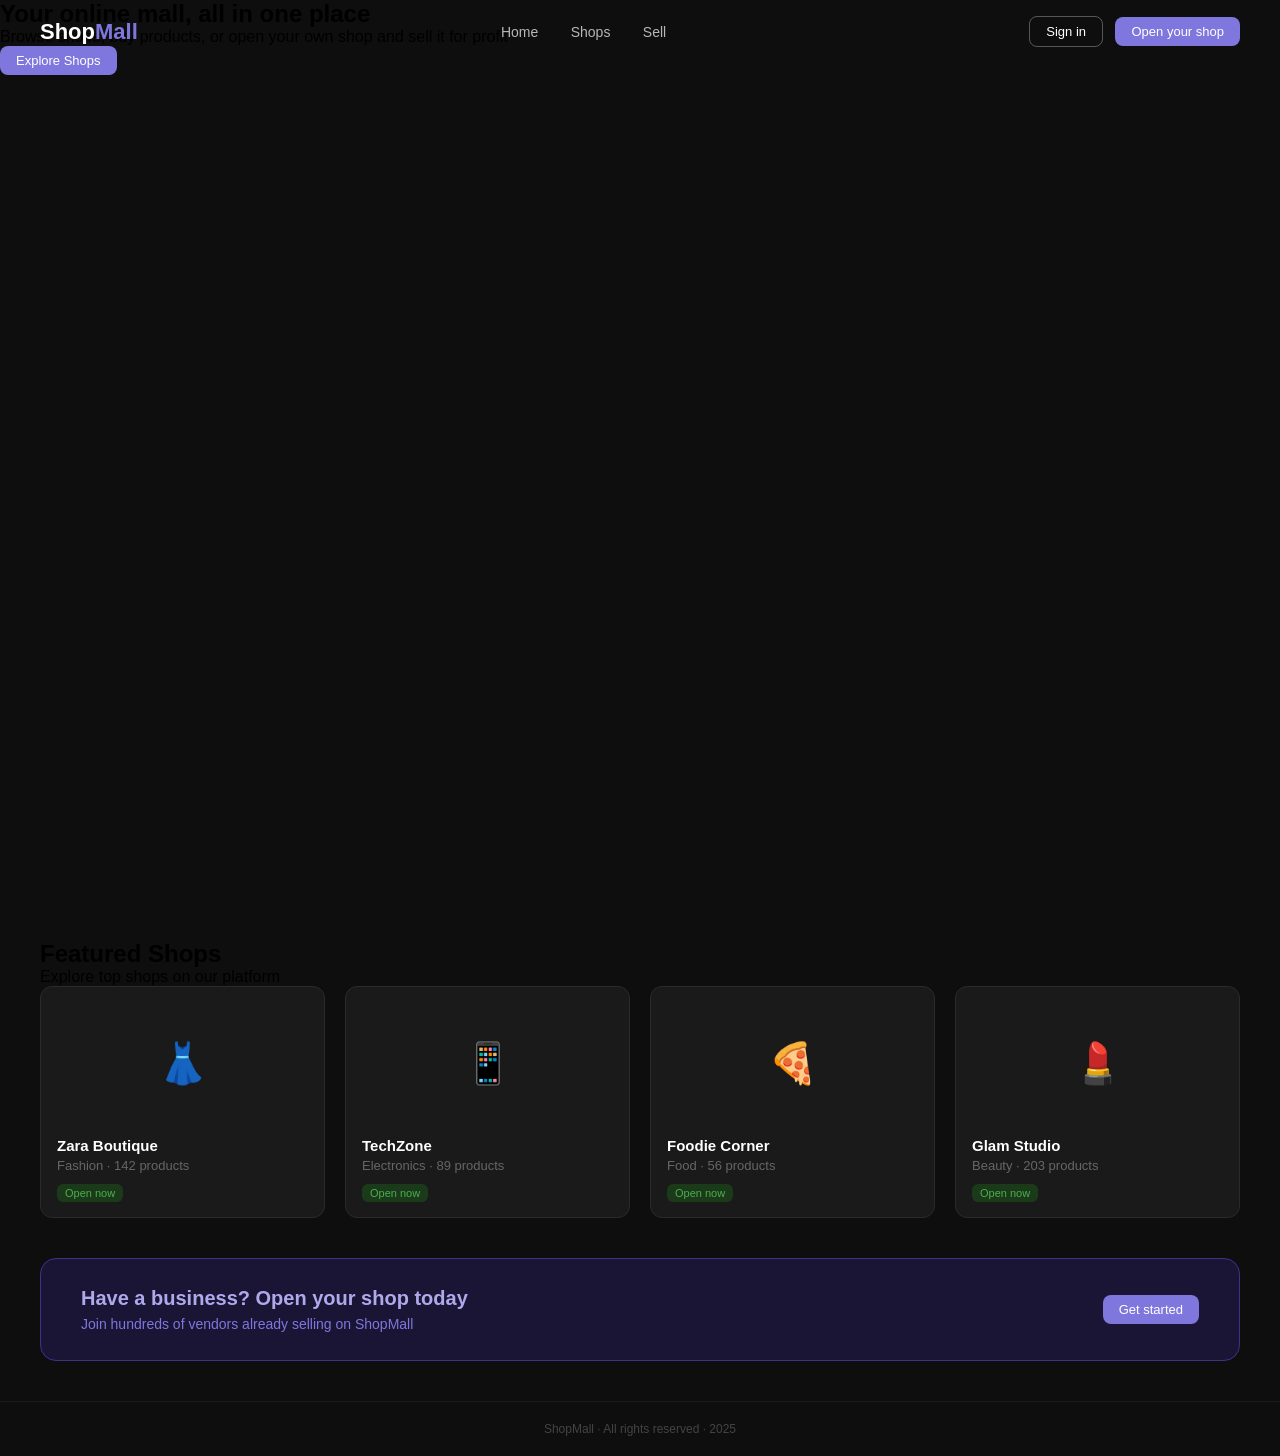
<file: index.html>
<!DOCTYPE html>
<html lang="en">
<head>
  <meta charset="UTF-8" />
  <meta name="viewport" content="width=device-width, initial-scale=1.0"/>
  <title>ShopMall</title>
  <link rel="stylesheet" href="style.css" />
</head>
<body>

  <!-- NAVBAR -->
  <nav class="navbar">
    <div class="logo">Shop<span>Mall</span></div>
    <div class="nav-links">
      <a href="#">Home</a>
      <a href="#">Shops</a>
      <a href="#">Sell</a>
    </div>
    <div class="nav-buttons">
      <button class="btn-outline">Sign in</button>
      <button class="btn-primary">Open your shop</button>
    </div>
  </nav>

  <!-- HERO -->
  <section class="hero">
    <h1>Your online mall, all in one place</h1>
    <p>Browse shops, buy products, or open your own shop and sell it for profit</p>
    <button class="btn-primary">Explore Shops</button>
  </section>

</body>
</html><!-- SHOPS SECTION -->
  <section class="shops-section">
    <h2>Featured Shops</h2>
    <p class="section-sub">Explore top shops on our platform</p>

    <div class="shops-grid">

      <div class="shop-card">
        <div class="shop-banner purple">👗</div>
        <h3>Zara Boutique</h3>
        <p>Fashion · 142 products</p>
        <span class="badge">Open now</span>
      </div>

      <div class="shop-card">
        <div class="shop-banner blue">📱</div>
        <h3>TechZone</h3>
        <p>Electronics · 89 products</p>
        <span class="badge">Open now</span>
      </div>

      <div class="shop-card">
        <div class="shop-banner green">🍕</div>
        <h3>Foodie Corner</h3>
        <p>Food · 56 products</p>
        <span class="badge">Open now</span>
      </div>

      <div class="shop-card">
        <div class="shop-banner pink">💄</div>
        <h3>Glam Studio</h3>
        <p>Beauty · 203 products</p>
        <span class="badge">Open now</span>
      </div>

    </div>
  </section><!-- VENDOR BANNER -->
  <section class="vendor-banner">
    <div class="vendor-text">
      <h2>Have a business? Open your shop today</h2>
      <p>Join hundreds of vendors already selling on ShopMall</p>
    </div>
    <button class="btn-primary">Get started</button>
  </section>

  <!-- FOOTER -->
  <footer class="footer">
    <p>ShopMall · All rights reserved · 2025</p>
  </footer>
</file>
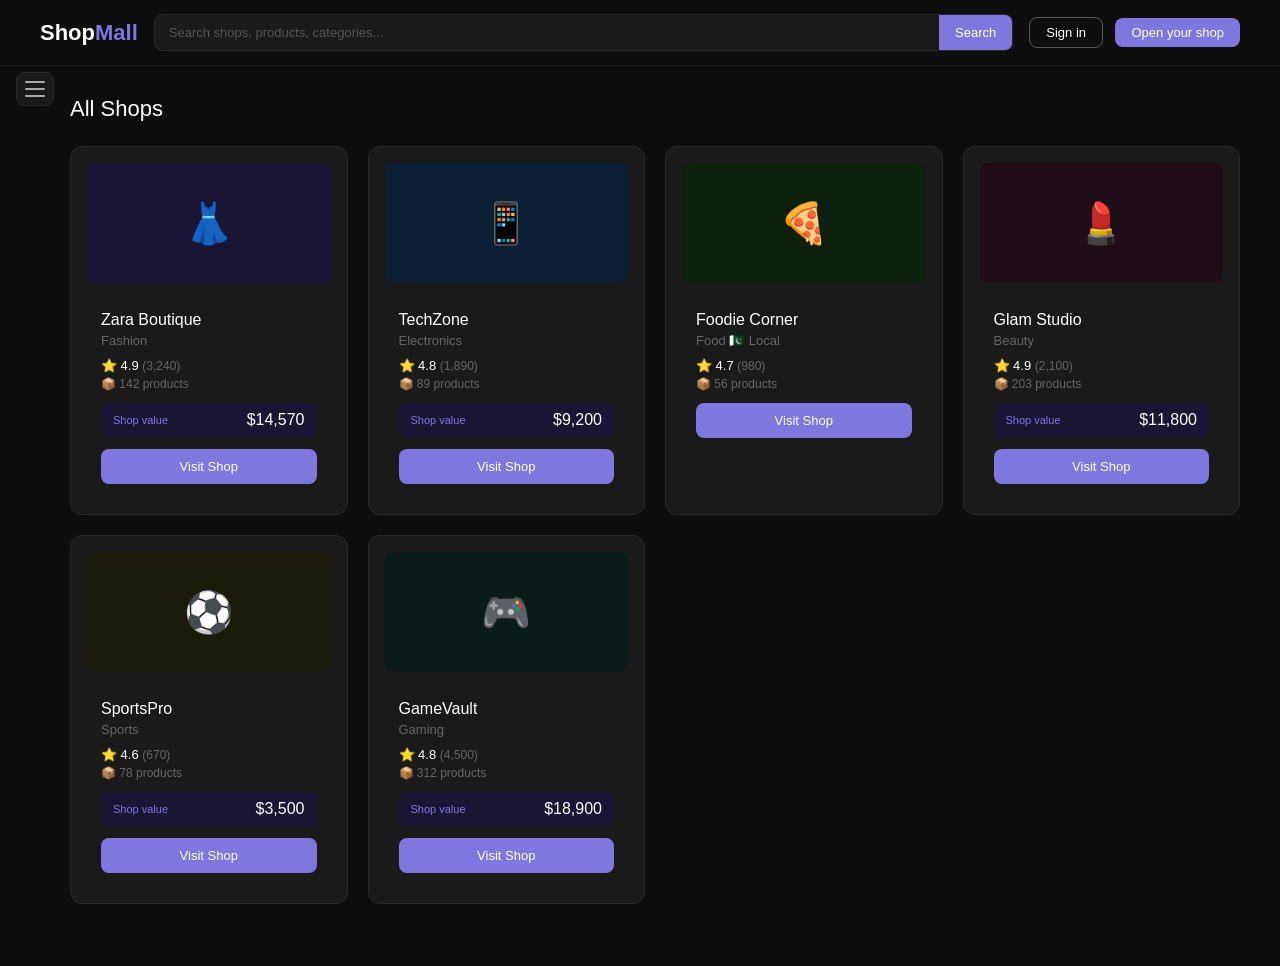
<file: shop.html>
<!DOCTYPE html>
<html lang="en">
<head>
  <meta charset="UTF-8" />
  <meta name="viewport" content="width=device-width, initial-scale=1.0"/>
  <title>ShopMall — All Shops</title>
  <link rel="stylesheet" href="style.css" />
</head>
<body>

  <nav class="navbar-shops">
    <div class="logo">Shop<span>Mall</span></div>
    <div class="search-wrap">
      <input type="text" placeholder="Search shops, products, categories..." />
      <button class="search-btn">Search</button>
    </div>
    <div class="nav-btns">
      <button class="btn-outline">Sign in</button>
      <button class="btn-primary">Open your shop</button>
    </div>
  </nav>

  <div class="mall-layout">

    <div class="hamburger" id="hamburger" onclick="toggleMenu()">
      <span></span><span></span><span></span>
    </div>

    <div class="overlay" id="overlay" onclick="toggleMenu()"></div>

    <div class="sidebar" id="sidebar">
      <div class="sidebar-title">Categories</div>
      <div class="cat-item active">&#128722; All shops</div>
      <div class="cat-item">&#128084; Fashion</div>
      <div class="cat-item">&#9917; Sports</div>
      <div class="cat-item">&#128241; Electronics</div>
      <div class="cat-item">&#128144; Beauty</div>
      <div class="cat-item">&#127968; Home & living</div>
      <div class="cat-item">&#127918; Gaming</div>
      <div class="cat-item">&#127829; Food <span class="local-badge">Local</span></div>
    </div>

    <div class="shops-content">
      <h2 class="page-title">All Shops</h2>
      <div class="shops-grid">

        <div class="shop-card">
          <div class="shop-banner" style="background:#1a1535;">👗</div>
          <div class="shop-info">
            <h3>Zara Boutique</h3>
            <p class="shop-cat">Fashion</p>
            <div class="shop-meta">
              <span class="rating">⭐ 4.9 <span class="reviews">(3,240)</span></span>
              <span class="products">📦 142 products</span>
            </div>
            <div class="shop-value">
              <span class="value-label">Shop value</span>
              <span class="value-price">$14,570</span>
            </div>
            <button class="visit-btn">Visit Shop</button>
          </div>
        </div>

        <div class="shop-card">
          <div class="shop-banner" style="background:#0d1f35;">📱</div>
          <div class="shop-info">
            <h3>TechZone</h3>
            <p class="shop-cat">Electronics</p>
            <div class="shop-meta">
              <span class="rating">⭐ 4.8 <span class="reviews">(1,890)</span></span>
              <span class="products">📦 89 products</span>
            </div>
            <div class="shop-value">
              <span class="value-label">Shop value</span>
              <span class="value-price">$9,200</span>
            </div>
            <button class="visit-btn">Visit Shop</button>
          </div>
        </div>

        <div class="shop-card">
          <div class="shop-banner" style="background:#0d1f0d;">🍕</div>
          <div class="shop-info">
            <h3>Foodie Corner</h3>
            <p class="shop-cat">Food 🇵🇰 Local</p>
            <div class="shop-meta">
              <span class="rating">⭐ 4.7 <span class="reviews">(980)</span></span>
              <span class="products">📦 56 products</span>
            </div>
            <button class="visit-btn">Visit Shop</button>
          </div>
        </div>

        <div class="shop-card">
          <div class="shop-banner" style="background:#1f0d1a;">💄</div>
          <div class="shop-info">
            <h3>Glam Studio</h3>
            <p class="shop-cat">Beauty</p>
            <div class="shop-meta">
              <span class="rating">⭐ 4.9 <span class="reviews">(2,100)</span></span>
              <span class="products">📦 203 products</span>
            </div>
            <div class="shop-value">
              <span class="value-label">Shop value</span>
              <span class="value-price">$11,800</span>
            </div>
            <button class="visit-btn">Visit Shop</button>
          </div>
        </div>

        <div class="shop-card">
          <div class="shop-banner" style="background:#1a1a0d;">⚽</div>
          <div class="shop-info">
            <h3>SportsPro</h3>
            <p class="shop-cat">Sports</p>
            <div class="shop-meta">
              <span class="rating">⭐ 4.6 <span class="reviews">(670)</span></span>
              <span class="products">📦 78 products</span>
            </div>
            <div class="shop-value">
              <span class="value-label">Shop value</span>
              <span class="value-price">$3,500</span>
            </div>
            <button class="visit-btn">Visit Shop</button>
          </div>
        </div>

        <div class="shop-card">
          <div class="shop-banner" style="background:#0d1a1a;">🎮</div>
          <div class="shop-info">
            <h3>GameVault</h3>
            <p class="shop-cat">Gaming</p>
            <div class="shop-meta">
              <span class="rating">⭐ 4.8 <span class="reviews">(4,500)</span></span>
              <span class="products">📦 312 products</span>
            </div>
            <div class="shop-value">
              <span class="value-label">Shop value</span>
              <span class="value-price">$18,900</span>
            </div>
            <button class="visit-btn">Visit Shop</button>
          </div>
        </div>

      </div>
    </div>
  </div>

  <script src="script.js"></script>
</body>
</html>
</file>
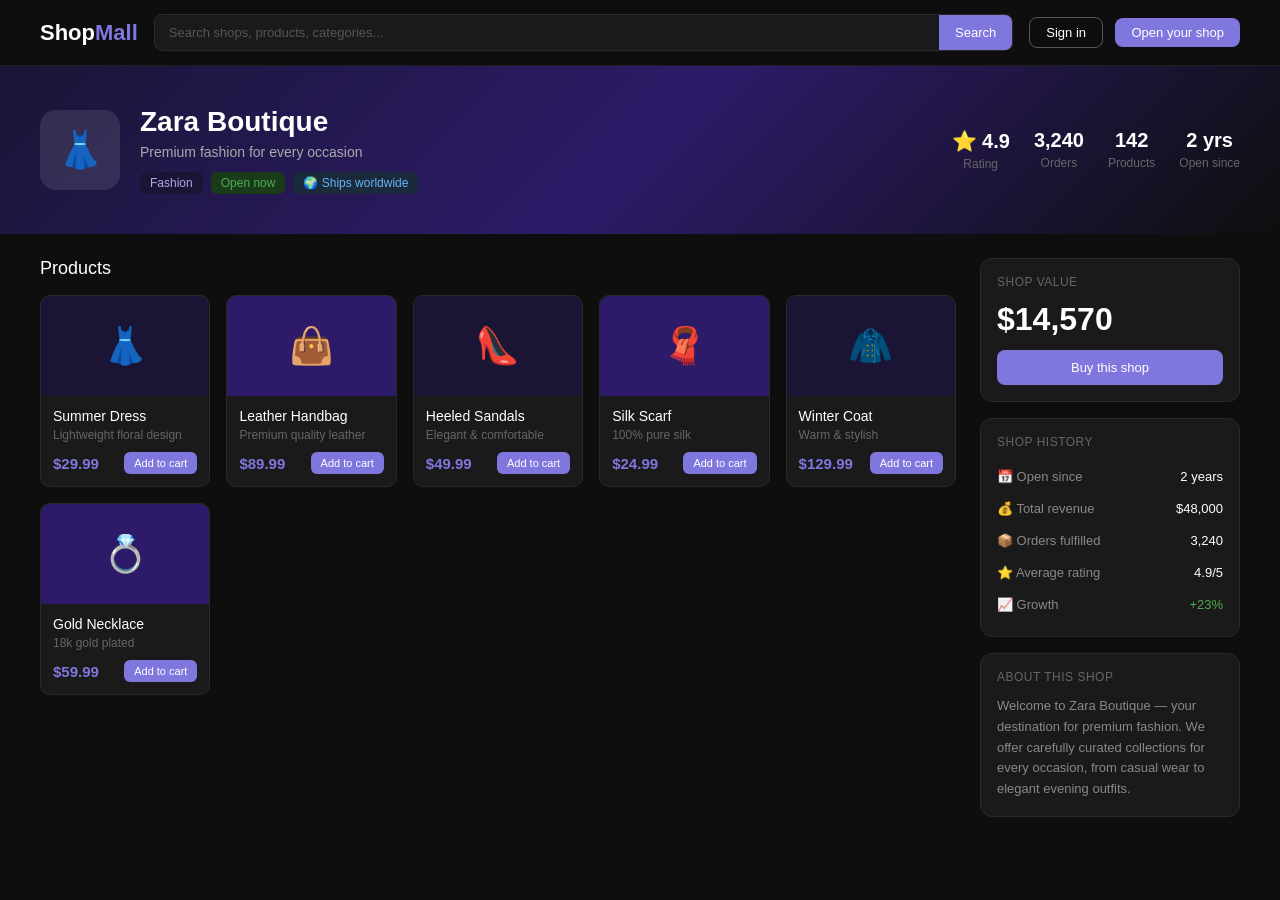
<file: shoppage.html>
<!DOCTYPE html>
<html lang="en">
<head>
  <meta charset="UTF-8" />
  <meta name="viewport" content="width=device-width, initial-scale=1.0"/>
  <title>Zara Boutique — ShopMall</title>
  <link rel="stylesheet" href="style.css" />
</head>
<body>

  <!-- NAVBAR -->
  <nav class="navbar-shops">
    <div class="logo">Shop<span>Mall</span></div>
    <div class="search-wrap">
      <input type="text" placeholder="Search shops, products, categories..." />
      <button class="search-btn">Search</button>
    </div>
    <div class="nav-btns">
      <button class="btn-outline">Sign in</button>
      <button class="btn-primary">Open your shop</button>
    </div>
  </nav>

  <!-- SHOP BANNER -->
  <div class="shoppage-banner" style="background: linear-gradient(135deg, #1a1535, #2d1b69, #0e0e0e);">
    <div class="shoppage-banner-content">
      <div class="shoppage-avatar">👗</div>
      <div class="shoppage-info">
        <h1>Zara Boutique</h1>
        <p>Premium fashion for every occasion</p>
        <div class="shoppage-tags">
          <span class="tag-cat">Fashion</span>
          <span class="tag-open">Open now</span>
          <span class="tag-global">🌍 Ships worldwide</span>
        </div>
      </div>
    </div>
    <div class="shoppage-stats">
      <div class="shoppage-stat">
        <div class="stat-val">⭐ 4.9</div>
        <div class="stat-lab">Rating</div>
      </div>
      <div class="shoppage-stat">
        <div class="stat-val">3,240</div>
        <div class="stat-lab">Orders</div>
      </div>
      <div class="shoppage-stat">
        <div class="stat-val">142</div>
        <div class="stat-lab">Products</div>
      </div>
      <div class="shoppage-stat">
        <div class="stat-val">2 yrs</div>
        <div class="stat-lab">Open since</div>
      </div>
    </div>
  </div>

  <!-- MAIN CONTENT -->
  <div class="shoppage-main">

    <!-- LEFT — PRODUCTS -->
    <div class="shoppage-products">
      <h2 class="section-heading">Products</h2>
      <div class="products-grid">

        <div class="product-card">
          <div class="product-img" style="background:#1a1535;">👗</div>
          <div class="product-info">
            <h4>Summer Dress</h4>
            <p>Lightweight floral design</p>
            <div class="product-bottom">
              <span class="product-price">$29.99</span>
              <button class="add-btn">Add to cart</button>
            </div>
          </div>
        </div>

        <div class="product-card">
          <div class="product-img" style="background:#2d1b69;">👜</div>
          <div class="product-info">
            <h4>Leather Handbag</h4>
            <p>Premium quality leather</p>
            <div class="product-bottom">
              <span class="product-price">$89.99</span>
              <button class="add-btn">Add to cart</button>
            </div>
          </div>
        </div>

        <div class="product-card">
          <div class="product-img" style="background:#1a1535;">👠</div>
          <div class="product-info">
            <h4>Heeled Sandals</h4>
            <p>Elegant & comfortable</p>
            <div class="product-bottom">
              <span class="product-price">$49.99</span>
              <button class="add-btn">Add to cart</button>
            </div>
          </div>
        </div>

        <div class="product-card">
          <div class="product-img" style="background:#2d1b69;">🧣</div>
          <div class="product-info">
            <h4>Silk Scarf</h4>
            <p>100% pure silk</p>
            <div class="product-bottom">
              <span class="product-price">$24.99</span>
              <button class="add-btn">Add to cart</button>
            </div>
          </div>
        </div>

        <div class="product-card">
          <div class="product-img" style="background:#1a1535;">🧥</div>
          <div class="product-info">
            <h4>Winter Coat</h4>
            <p>Warm & stylish</p>
            <div class="product-bottom">
              <span class="product-price">$129.99</span>
              <button class="add-btn">Add to cart</button>
            </div>
          </div>
        </div>

        <div class="product-card">
          <div class="product-img" style="background:#2d1b69;">💍</div>
          <div class="product-info">
            <h4>Gold Necklace</h4>
            <p>18k gold plated</p>
            <div class="product-bottom">
              <span class="product-price">$59.99</span>
              <button class="add-btn">Add to cart</button>
            </div>
          </div>
        </div>

      </div>
    </div>

    <!-- RIGHT — SHOP INFO -->
    <div class="shoppage-sidebar">

      <!-- SHOP VALUE -->
      <div class="info-card">
        <div class="info-card-title">Shop value</div>
        <div class="shop-value-big">$14,570</div>
        <button class="buy-shop-btn">Buy this shop</button>
      </div>

      <!-- SHOP HISTORY -->
      <div class="info-card">
        <div class="info-card-title">Shop history</div>
        <div class="history-row">
          <span class="history-label">📅 Open since</span>
          <span class="history-val">2 years</span>
        </div>
        <div class="history-row">
          <span class="history-label">💰 Total revenue</span>
          <span class="history-val">$48,000</span>
        </div>
        <div class="history-row">
          <span class="history-label">📦 Orders fulfilled</span>
          <span class="history-val">3,240</span>
        </div>
        <div class="history-row">
          <span class="history-label">⭐ Average rating</span>
          <span class="history-val">4.9/5</span>
        </div>
        <div class="history-row">
          <span class="history-label">📈 Growth</span>
          <span class="history-val green">+23%</span>
        </div>
      </div>

      <!-- ABOUT -->
      <div class="info-card">
        <div class="info-card-title">About this shop</div>
        <p class="about-text">Welcome to Zara Boutique — your destination for premium fashion. We offer carefully curated collections for every occasion, from casual wear to elegant evening outfits.</p>
      </div>

    </div>
  </div>

  <script src="script.js"></script>
</body>
</html>
</file>
<file: style.css>
* {
  box-sizing: border-box;
  margin: 0;
  padding: 0;
  font-family: 'Segoe UI', sans-serif;
}

body {
  background: #0e0e0e;
}

/* NAVBAR */
.navbar {
  position: absolute;
  top: 0;
  left: 0;
  right: 0;
  z-index: 10;
  display: flex;
  align-items: center;
  justify-content: space-between;
  padding: 16px 40px;
}

.logo {
  font-size: 22px;
  font-weight: 700;
  color: white;
}

.logo span {
  color: #7F77DD;
}

.nav-links a {
  margin: 0 14px;
  text-decoration: none;
  color: rgba(255,255,255,0.7);
  font-size: 14px;
}

.nav-links a:hover { color: white; }

.btn-outline {
  padding: 7px 16px;
  border: 1px solid rgba(255,255,255,0.3);
  background: transparent;
  color: white;
  border-radius: 8px;
  font-size: 13px;
  cursor: pointer;
  margin-right: 8px;
}

.btn-primary {
  padding: 7px 16px;
  background: #7F77DD;
  color: white;
  border: none;
  border-radius: 8px;
  font-size: 13px;
  cursor: pointer;
}

/* HERO SLIDER */
.hero {
  position: relative;
  height: 100vh;
  overflow: hidden;
}

.slide {
  position: absolute;
  inset: 0;
  opacity: 0;
  transition: opacity 0.6s;
  display: flex;
  align-items: flex-end;
}

.slide.active { opacity: 1; }

.slide-bg {
  position: absolute;
  inset: 0;
}

.slide-overlay {
  position: absolute;
  inset: 0;
  background: linear-gradient(to right, rgba(0,0,0,0.9) 40%, rgba(0,0,0,0.1) 100%);
}

.slide-content {
  position: relative;
  z-index: 2;
  padding: 0 48px 60px;
}

.shop-tag {
  display: inline-block;
  background: #7F77DD;
  color: white;
  font-size: 11px;
  padding: 4px 10px;
  border-radius: 4px;
  margin-bottom: 12px;
}

.slide-content h2 {
  font-size: 36px;
  font-weight: 700;
  color: white;
  margin-bottom: 8px;
}

.slide-content p {
  font-size: 16px;
  color: #bbb;
  margin-bottom: 20px;
}

.visit-btn {
  padding: 12px 28px;
  background: #7F77DD;
  color: white;
  border: none;
  border-radius: 8px;
  font-size: 15px;
  font-weight: 600;
  cursor: pointer;
}

.slider-controls {
  position: absolute;
  right: 40px;
  bottom: 60px;
  z-index: 10;
  display: flex;
  align-items: center;
  gap: 12px;
}

.arrow {
  width: 40px;
  height: 40px;
  border-radius: 50%;
  border: 1px solid rgba(255,255,255,0.3);
  background: rgba(0,0,0,0.5);
  color: white;
  font-size: 20px;
  cursor: pointer;
  display: flex;
  align-items: center;
  justify-content: center;
}

.counter {
  color: white;
  font-size: 14px;
}

.dots {
  position: absolute;
  bottom: 20px;
  left: 50%;
  transform: translateX(-50%);
  display: flex;
  gap: 6px;
  z-index: 10;
}

.dot {
  width: 6px;
  height: 6px;
  border-radius: 50%;
  background: rgba(255,255,255,0.3);
  cursor: pointer;
}

.dot.active {
  background: #7F77DD;
  width: 20px;
  border-radius: 3px;
}

/* SHOPS SECTION */
.shops-section {
  padding: 40px;
  background: #0e0e0e;
}

.cats {
  display: flex;
  gap: 10px;
  margin-bottom: 24px;
  flex-wrap: wrap;
}

.cat {
  padding: 7px 16px;
  border-radius: 999px;
  border: 1px solid #2a2a2a;
  font-size: 13px;
  color: #888;
  cursor: pointer;
  background: #1a1a1a;
}

.cat.active {
  background: #7F77DD;
  color: white;
  border-color: #7F77DD;
}

.shops-grid {
  display: grid;
  grid-template-columns: repeat(auto-fit, minmax(200px, 1fr));
  gap: 16px;
}

.shop-card {
  background: #1a1a1a;
  border: 1px solid #2a2a2a;
  border-radius: 12px;
  padding: 16px;
  cursor: pointer;
}

.shop-card:hover { border-color: #7F77DD; }

.shop-banner {
  height: 80px;
  border-radius: 8px;
  display: flex;
  align-items: center;
  justify-content: center;
  font-size: 28px;
  margin-bottom: 14px;
}

.shop-card h3 {
  font-size: 15px;
  font-weight: 600;
  color: white;
  margin-bottom: 4px;
}

.shop-card p {
  font-size: 13px;
  color: #666;
  margin-bottom: 10px;
}

.badge {
  font-size: 11px;
  padding: 3px 8px;
  border-radius: 6px;
  background: #1a3a1a;
  color: #4CAF50;
}

/* VENDOR BANNER */
.vendor-banner {
  display: flex;
  align-items: center;
  justify-content: space-between;
  background: #1a1535;
  border: 1px solid #3C3489;
  margin: 0 40px 40px;
  padding: 28px 40px;
  border-radius: 16px;
}

.vendor-text h2 {
  font-size: 20px;
  font-weight: 600;
  color: #AFA9EC;
  margin-bottom: 6px;
}

.vendor-text p {
  font-size: 14px;
  color: #7F77DD;
}

/* FOOTER */
.footer {
  text-align: center;
  padding: 20px;
  font-size: 12px;
  color: #444;
  border-top: 1px solid #1a1a1a;
}/* SHOPS PAGE */
.navbar-shops {
  display: flex;
  align-items: center;
  justify-content: space-between;
  padding: 14px 40px;
  background: #0e0e0e;
  border-bottom: 1px solid #1e1e1e;
  gap: 16px;
}

.search-wrap {
  flex: 1;
  display: flex;
  align-items: center;
  background: #1a1a1a;
  border: 1px solid #2a2a2a;
  border-radius: 8px;
  overflow: hidden;
}

.search-wrap input {
  flex: 1;
  background: transparent;
  border: none;
  outline: none;
  color: white;
  font-size: 13px;
  padding: 10px 14px;
}

.search-wrap input::placeholder { color: #555; }

.search-btn {
  padding: 10px 16px;
  background: #7F77DD;
  color: white;
  border: none;
  font-size: 13px;
  cursor: pointer;
}

.mall-layout {
  display: flex;
  position: relative;
  min-height: 100vh;
}

.hamburger {
  position: fixed;
  top: 72px;
  left: 16px;
  z-index: 100;
  display: flex;
  flex-direction: column;
  gap: 5px;
  cursor: pointer;
  padding: 8px;
  background: #1a1a1a;
  border: 1px solid #2a2a2a;
  border-radius: 8px;
}

.hamburger span {
  display: block;
  width: 20px;
  height: 2px;
  background: #aaa;
  border-radius: 2px;
  transition: all 0.3s;
}

.hamburger.open span:nth-child(1) { transform: rotate(45deg) translate(5px,5px); }
.hamburger.open span:nth-child(2) { opacity: 0; }
.hamburger.open span:nth-child(3) { transform: rotate(-45deg) translate(5px,-5px); }

.overlay {
  position: fixed;
  inset: 0;
  background: rgba(0,0,0,0.5);
  z-index: 90;
  opacity: 0;
  pointer-events: none;
  transition: opacity 0.3s;
}

.overlay.show { opacity: 1; pointer-events: all; }

.sidebar {
  position: fixed;
  top: 0;
  left: -240px;
  width: 240px;
  height: 100%;
  background: #111;
  border-right: 1px solid #1e1e1e;
  z-index: 95;
  transition: left 0.3s ease;
  padding-top: 80px;
}

.sidebar.open { left: 0; }

.sidebar-title {
  font-size: 11px;
  color: #555;
  padding: 0 16px 10px;
  text-transform: uppercase;
  letter-spacing: 0.5px;
}

.cat-item {
  display: flex;
  align-items: center;
  gap: 10px;
  padding: 11px 16px;
  cursor: pointer;
  font-size: 14px;
  color: #888;
}

.cat-item:hover { background: #1a1a1a; color: white; }
.cat-item.active { background: #1a1535; color: #AFA9EC; border-left: 2px solid #7F77DD; }

.local-badge {
  font-size: 10px;
  background: #1a3a1a;
  color: #4CAF50;
  padding: 2px 6px;
  border-radius: 4px;
  margin-left: auto;
}

.shops-content {
  flex: 1;
  padding: 30px 40px 30px 70px;
}

.page-title {
  font-size: 22px;
  font-weight: 500;
  color: white;
  margin-bottom: 24px;
}

.shops-grid {
  display: grid;
  grid-template-columns: repeat(auto-fit, minmax(220px, 1fr));
  gap: 20px;
}

.shop-card {
  background: #1a1a1a;
  border: 1px solid #2a2a2a;
  border-radius: 12px;
  overflow: hidden;
  cursor: pointer;
  transition: border-color 0.2s;
}

.shop-card:hover { border-color: #7F77DD; }

.shop-banner {
  height: 120px;
  display: flex;
  align-items: center;
  justify-content: center;
  font-size: 40px;
}

.shop-info { padding: 14px; }

.shop-info h3 {
  font-size: 16px;
  font-weight: 500;
  color: white;
  margin-bottom: 4px;
}

.shop-cat {
  font-size: 12px;
  color: #666;
  margin-bottom: 10px;
}

.shop-meta {
  display: flex;
  flex-direction: column;
  gap: 4px;
  margin-bottom: 12px;
}

.rating {
  font-size: 13px;
  color: white;
}

.reviews { color: #666; font-size: 12px; }

.products { font-size: 12px; color: #666; }

.shop-value {
  display: flex;
  align-items: center;
  justify-content: space-between;
  background: #1a1535;
  border-radius: 8px;
  padding: 8px 12px;
  margin-bottom: 12px;
}

.value-label { font-size: 11px; color: #7F77DD; }

.value-price {
  font-size: 16px;
  font-weight: 500;
  color: white;
}

.visit-btn {
  width: 100%;
  padding: 10px;
  background: #7F77DD;
  color: white;
  border: none;
  border-radius: 8px;
  font-size: 13px;
  font-weight: 500;
  cursor: pointer;
}

.visit-btn:hover { background: #3C3489; }/* SHOP PAGE */
.shoppage-banner {
  padding: 40px;
  display: flex;
  align-items: center;
  justify-content: space-between;
  flex-wrap: wrap;
  gap: 20px;
}

.shoppage-banner-content {
  display: flex;
  align-items: center;
  gap: 20px;
}

.shoppage-avatar {
  width: 80px;
  height: 80px;
  border-radius: 16px;
  background: rgba(255,255,255,0.1);
  display: flex;
  align-items: center;
  justify-content: center;
  font-size: 36px;
}

.shoppage-info h1 {
  font-size: 28px;
  font-weight: 600;
  color: white;
  margin-bottom: 6px;
}

.shoppage-info p {
  font-size: 14px;
  color: #aaa;
  margin-bottom: 12px;
}

.shoppage-tags {
  display: flex;
  gap: 8px;
  flex-wrap: wrap;
}

.tag-cat {
  font-size: 12px;
  padding: 4px 10px;
  border-radius: 6px;
  background: #1a1535;
  color: #AFA9EC;
}

.tag-open {
  font-size: 12px;
  padding: 4px 10px;
  border-radius: 6px;
  background: #1a3a1a;
  color: #4CAF50;
}

.tag-global {
  font-size: 12px;
  padding: 4px 10px;
  border-radius: 6px;
  background: #1a2a3a;
  color: #64B5F6;
}

.shoppage-stats {
  display: flex;
  gap: 24px;
}

.shoppage-stat {
  text-align: center;
}

.stat-val {
  font-size: 20px;
  font-weight: 600;
  color: white;
  margin-bottom: 4px;
}

.stat-lab {
  font-size: 12px;
  color: #666;
}

.shoppage-main {
  display: flex;
  gap: 24px;
  padding: 24px 40px;
  align-items: flex-start;
}

.shoppage-products {
  flex: 1;
}

.section-heading {
  font-size: 18px;
  font-weight: 500;
  color: white;
  margin-bottom: 16px;
}

.products-grid {
  display: grid;
  grid-template-columns: repeat(auto-fit, minmax(160px, 1fr));
  gap: 16px;
}

.product-card {
  background: #1a1a1a;
  border: 1px solid #2a2a2a;
  border-radius: 10px;
  overflow: hidden;
  cursor: pointer;
}

.product-card:hover { border-color: #7F77DD; }

.product-img {
  height: 100px;
  display: flex;
  align-items: center;
  justify-content: center;
  font-size: 36px;
}

.product-info {
  padding: 12px;
}

.product-info h4 {
  font-size: 14px;
  font-weight: 500;
  color: white;
  margin-bottom: 4px;
}

.product-info p {
  font-size: 12px;
  color: #666;
  margin-bottom: 10px;
}

.product-bottom {
  display: flex;
  align-items: center;
  justify-content: space-between;
}

.product-price {
  font-size: 15px;
  font-weight: 600;
  color: #7F77DD;
}

.add-btn {
  padding: 5px 10px;
  background: #7F77DD;
  color: white;
  border: none;
  border-radius: 6px;
  font-size: 11px;
  cursor: pointer;
}

.shoppage-sidebar {
  width: 260px;
  min-width: 260px;
  display: flex;
  flex-direction: column;
  gap: 16px;
}

.info-card {
  background: #1a1a1a;
  border: 1px solid #2a2a2a;
  border-radius: 12px;
  padding: 16px;
}

.info-card-title {
  font-size: 12px;
  color: #666;
  text-transform: uppercase;
  letter-spacing: 0.5px;
  margin-bottom: 12px;
}

.shop-value-big {
  font-size: 32px;
  font-weight: 600;
  color: white;
  margin-bottom: 12px;
}

.buy-shop-btn {
  width: 100%;
  padding: 10px;
  background: #7F77DD;
  color: white;
  border: none;
  border-radius: 8px;
  font-size: 13px;
  font-weight: 500;
  cursor: pointer;
}

.history-row {
  display: flex;
  justify-content: space-between;
  align-items: center;
  padding: 8px 0;
  border-bottom: 1px solid #1e1e1e;
  font-size: 13px;
}

.history-row:last-child { border-bottom: none; }

.history-label { color: #888; }
.history-val { color: white; font-weight: 500; }
.history-val.green { color: #4CAF50; }

.about-text {
  font-size: 13px;
  color: #888;
  line-height: 1.6;
}
</file>
